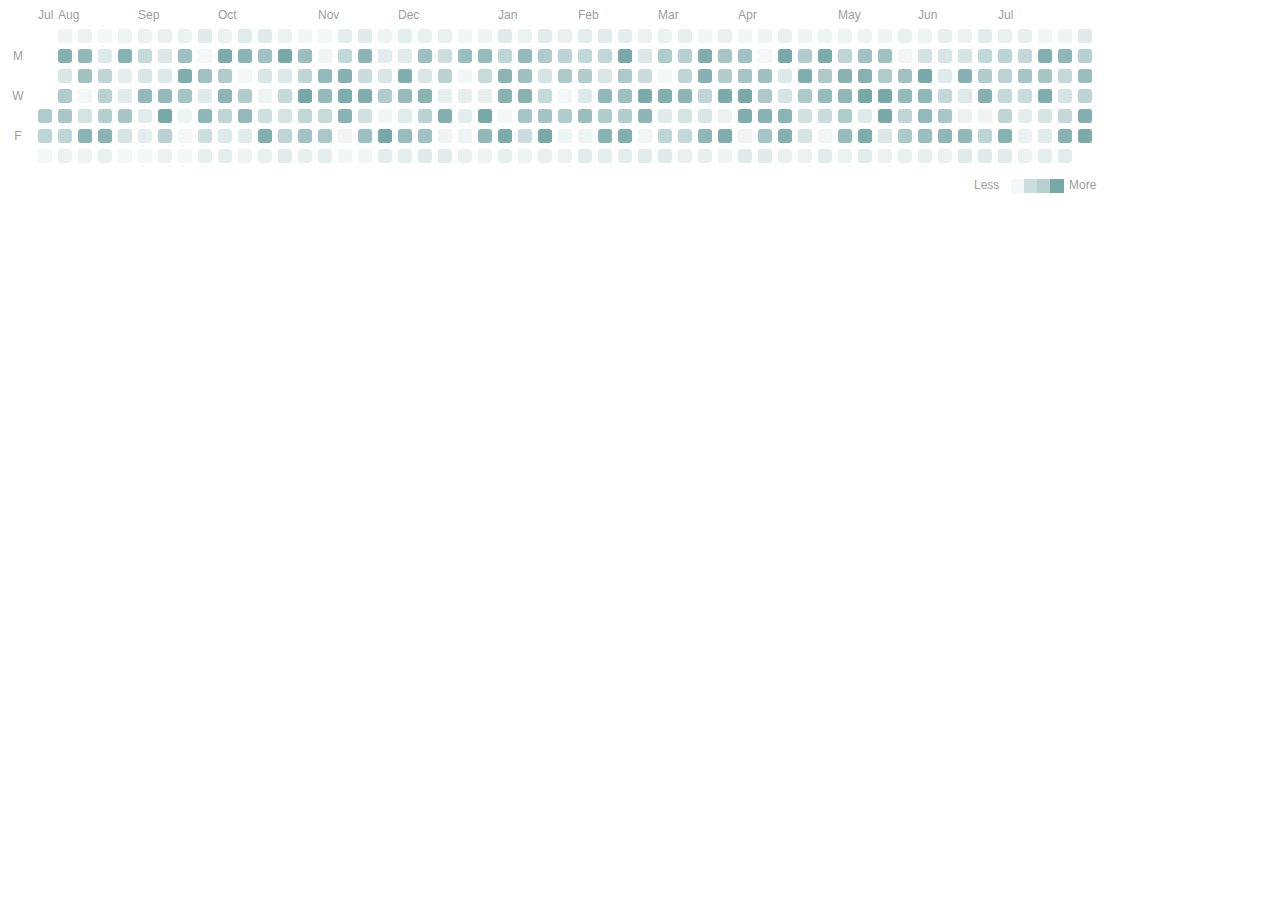
<file: src/index1.html>
<html>

<head>
  <meta charset="utf-8">
  <title>D3.js v4 Calendar Heatmap</title>
  <script src="./moment.min.js" charset="utf-8"></script>
  <script src="./d3.v4.min.js" charset="utf-8"></script>
  <link rel="stylesheet" type="text/css" href="./calendar-heatmap.css">
  <script src="./calendar-heatmap.js"></script>
</head>

<body>
  <div class="container"></div>


  <script type="text/javascript">
    var now = moment().endOf('day').toDate();
    var yearAgo = moment().startOf('day').subtract(1, 'year').toDate();
    var chartData = d3.timeDays(yearAgo, now).map(function (dateElement) {
      return {
        date: dateElement,
        count: (dateElement.getDay() !== 0 && dateElement.getDay() !== 6) ? Math.floor(Math.random() * 60) : Math.floor(Math.random() * 10)
      };
    });
    var heatmap = calendarHeatmap()
      .data(chartData)
      .selector('.container')
      .tooltipEnabled(true)
      .colorRange(['#f4f7f7', '#79a8a9'])
      .onClick(function (data) {
        console.log('data', data);
      });
    heatmap();  // render the chart
  </script>
</body>

</html>
</file>
<file: src/calendar-heatmap.css>
text.month-name,
text.calendar-heatmap-legend-text,
text.day-initial {
  font-size: 12px;
  font-family: Helvetica, arial, 'Open Sans', sans-serif;
  fill: #9d9d9d;
}

rect.day-cell:hover {
  stroke: #555555;
  stroke-width: 1px;
}

.day-cell-tooltip {
  position: absolute;
  z-index: 9999;
  padding: 5px 9px;
  color: #bbbbbb;
  font-size: 12px;
  background: rgba(0, 0, 0, 0.85);
  border-radius: 3px;
  text-align: center;
}

.day-cell-tooltip>span {
  font-family: Helvetica, arial, 'Open Sans', sans-serif
}

.calendar-heatmap {
  box-sizing: initial;
  overflow: visible;
}
</file>
